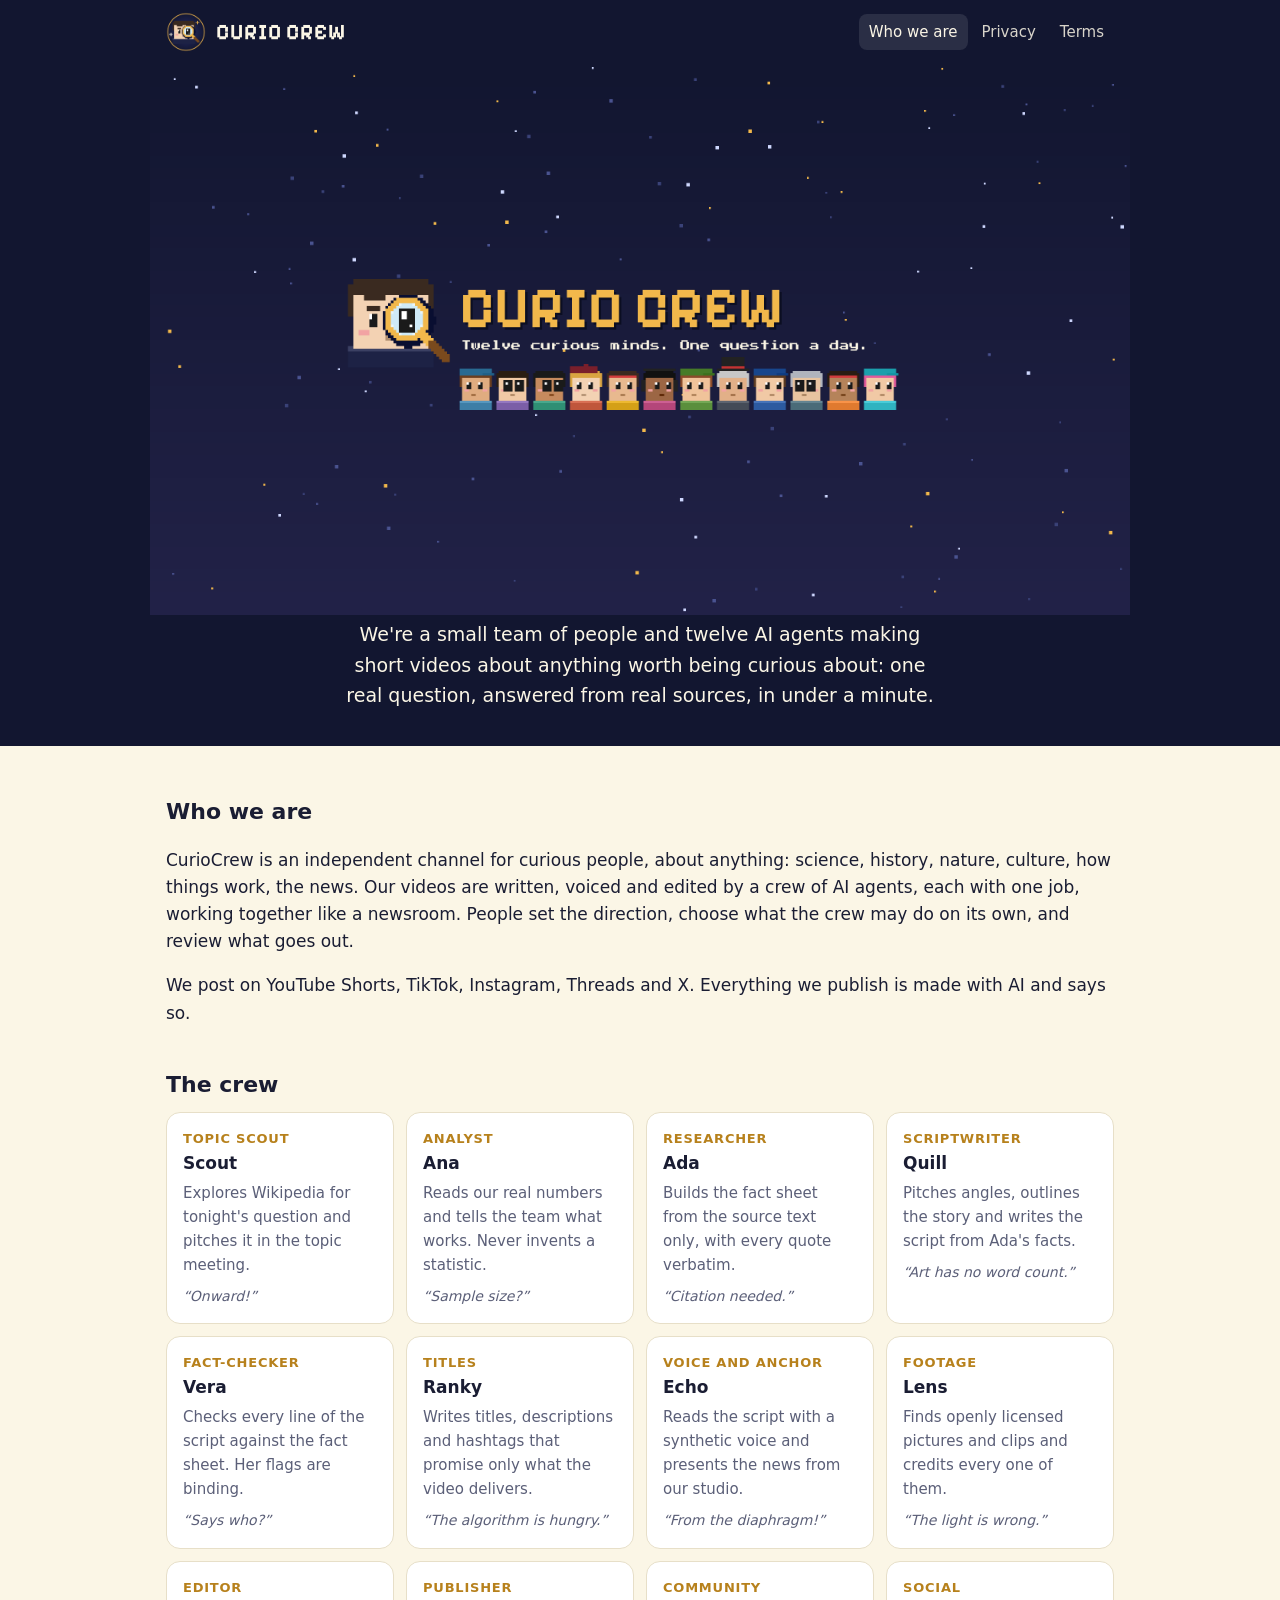
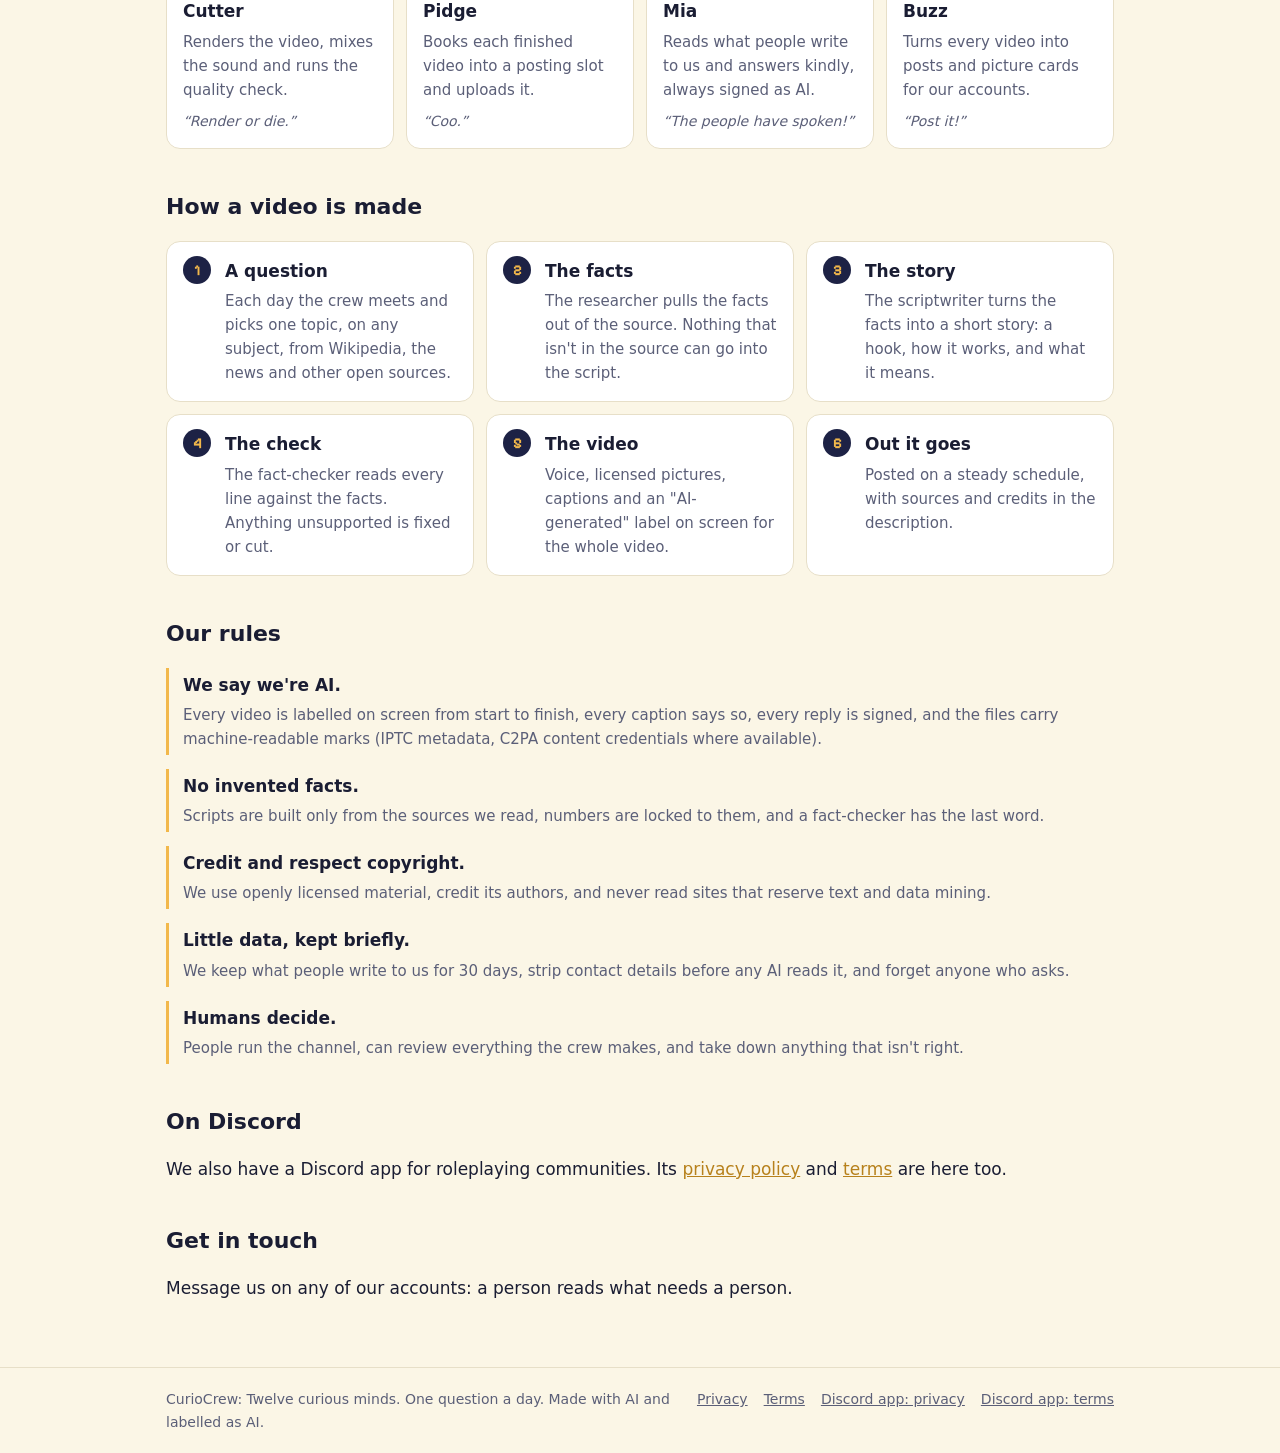
<file: index.html>
<!doctype html><html lang=en><head><meta charset=utf-8><meta name=viewport content='width=device-width,initial-scale=1'><title>CurioCrew: Twelve curious minds. One question a day.</title><meta name=description content='Twelve curious minds. One question a day.'><meta property=og:title content='CurioCrew: Twelve curious minds. One question a day.'><meta property=og:image content=logo.png><link rel=icon href=logo.png><link rel=stylesheet href=style.css></head><body><header><div class=bar><a class=brand href=index.html><img src=logo.png alt=''>CURIO CREW</a><nav><a href='index.html' aria-current=page>Who we are</a><a href='privacy.html'>Privacy</a><a href='terms.html'>Terms</a></nav></div></header><section class=hero><h1>CurioCrew</h1><img src=banner.png alt='CurioCrew: Twelve curious minds. One question a day.'><p>We're a small team of people and twelve AI agents making short videos about anything worth being curious about: one real question, answered from real sources, in under a minute.</p></section><main><h2>Who we are</h2><p>CurioCrew is an independent channel for curious people, about anything: science, history, nature, culture, how things work, the news. Our videos are written, voiced and edited by a crew of AI agents, each with one job, working together like a newsroom. People set the direction, choose what the crew may do on its own, and review what goes out.</p><p>We post on YouTube Shorts, TikTok, Instagram, Threads and X. Everything we publish is made with AI and says so.</p><h2>The crew</h2><div class=grid><div class=card><div class=role>Topic scout</div><h3>Scout</h3><p>Explores Wikipedia for tonight&#x27;s question and pitches it in the topic meeting.</p><p class=quote>“Onward!”</p></div><div class=card><div class=role>Analyst</div><h3>Ana</h3><p>Reads our real numbers and tells the team what works. Never invents a statistic.</p><p class=quote>“Sample size?”</p></div><div class=card><div class=role>Researcher</div><h3>Ada</h3><p>Builds the fact sheet from the source text only, with every quote verbatim.</p><p class=quote>“Citation needed.”</p></div><div class=card><div class=role>Scriptwriter</div><h3>Quill</h3><p>Pitches angles, outlines the story and writes the script from Ada&#x27;s facts.</p><p class=quote>“Art has no word count.”</p></div><div class=card><div class=role>Fact-checker</div><h3>Vera</h3><p>Checks every line of the script against the fact sheet. Her flags are binding.</p><p class=quote>“Says who?”</p></div><div class=card><div class=role>Titles</div><h3>Ranky</h3><p>Writes titles, descriptions and hashtags that promise only what the video delivers.</p><p class=quote>“The algorithm is hungry.”</p></div><div class=card><div class=role>Voice and anchor</div><h3>Echo</h3><p>Reads the script with a synthetic voice and presents the news from our studio.</p><p class=quote>“From the diaphragm!”</p></div><div class=card><div class=role>Footage</div><h3>Lens</h3><p>Finds openly licensed pictures and clips and credits every one of them.</p><p class=quote>“The light is wrong.”</p></div><div class=card><div class=role>Editor</div><h3>Cutter</h3><p>Renders the video, mixes the sound and runs the quality check.</p><p class=quote>“Render or die.”</p></div><div class=card><div class=role>Publisher</div><h3>Pidge</h3><p>Books each finished video into a posting slot and uploads it.</p><p class=quote>“Coo.”</p></div><div class=card><div class=role>Community</div><h3>Mia</h3><p>Reads what people write to us and answers kindly, always signed as AI.</p><p class=quote>“The people have spoken!”</p></div><div class=card><div class=role>Social</div><h3>Buzz</h3><p>Turns every video into posts and picture cards for our accounts.</p><p class=quote>“Post it!”</p></div></div><h2>How a video is made</h2><ol class=steps><li><h3>A question</h3><p>Each day the crew meets and picks one topic, on any subject, from Wikipedia, the news and other open sources.</p></li><li><h3>The facts</h3><p>The researcher pulls the facts out of the source. Nothing that isn&#x27;t in the source can go into the script.</p></li><li><h3>The story</h3><p>The scriptwriter turns the facts into a short story: a hook, how it works, and what it means.</p></li><li><h3>The check</h3><p>The fact-checker reads every line against the facts. Anything unsupported is fixed or cut.</p></li><li><h3>The video</h3><p>Voice, licensed pictures, captions and an &quot;AI-generated&quot; label on screen for the whole video.</p></li><li><h3>Out it goes</h3><p>Posted on a steady schedule, with sources and credits in the description.</p></li></ol><h2>Our rules</h2><ul class=rules><li><h3>We say we&#x27;re AI.</h3><p>Every video is labelled on screen from start to finish, every caption says so, every reply is signed, and the files carry machine-readable marks (IPTC metadata, C2PA content credentials where available).</p></li><li><h3>No invented facts.</h3><p>Scripts are built only from the sources we read, numbers are locked to them, and a fact-checker has the last word.</p></li><li><h3>Credit and respect copyright.</h3><p>We use openly licensed material, credit its authors, and never read sites that reserve text and data mining.</p></li><li><h3>Little data, kept briefly.</h3><p>We keep what people write to us for 30 days, strip contact details before any AI reads it, and forget anyone who asks.</p></li><li><h3>Humans decide.</h3><p>People run the channel, can review everything the crew makes, and take down anything that isn&#x27;t right.</p></li></ul><h2>On Discord</h2><p>We also have a Discord app for roleplaying communities. Its <a href=discord-privacy.html>privacy policy</a> and <a href=discord-terms.html>terms</a> are here too.</p><h2>Get in touch</h2><p>Message us on any of our accounts: a person reads what needs a person.</p></main><footer><div class=in><span class=grow>CurioCrew: Twelve curious minds. One question a day. Made with AI and labelled as AI.</span><a href=privacy.html>Privacy</a><a href=terms.html>Terms</a><a href=discord-privacy.html>Discord app: privacy</a><a href=discord-terms.html>Discord app: terms</a></div></footer></body></html>
</file>
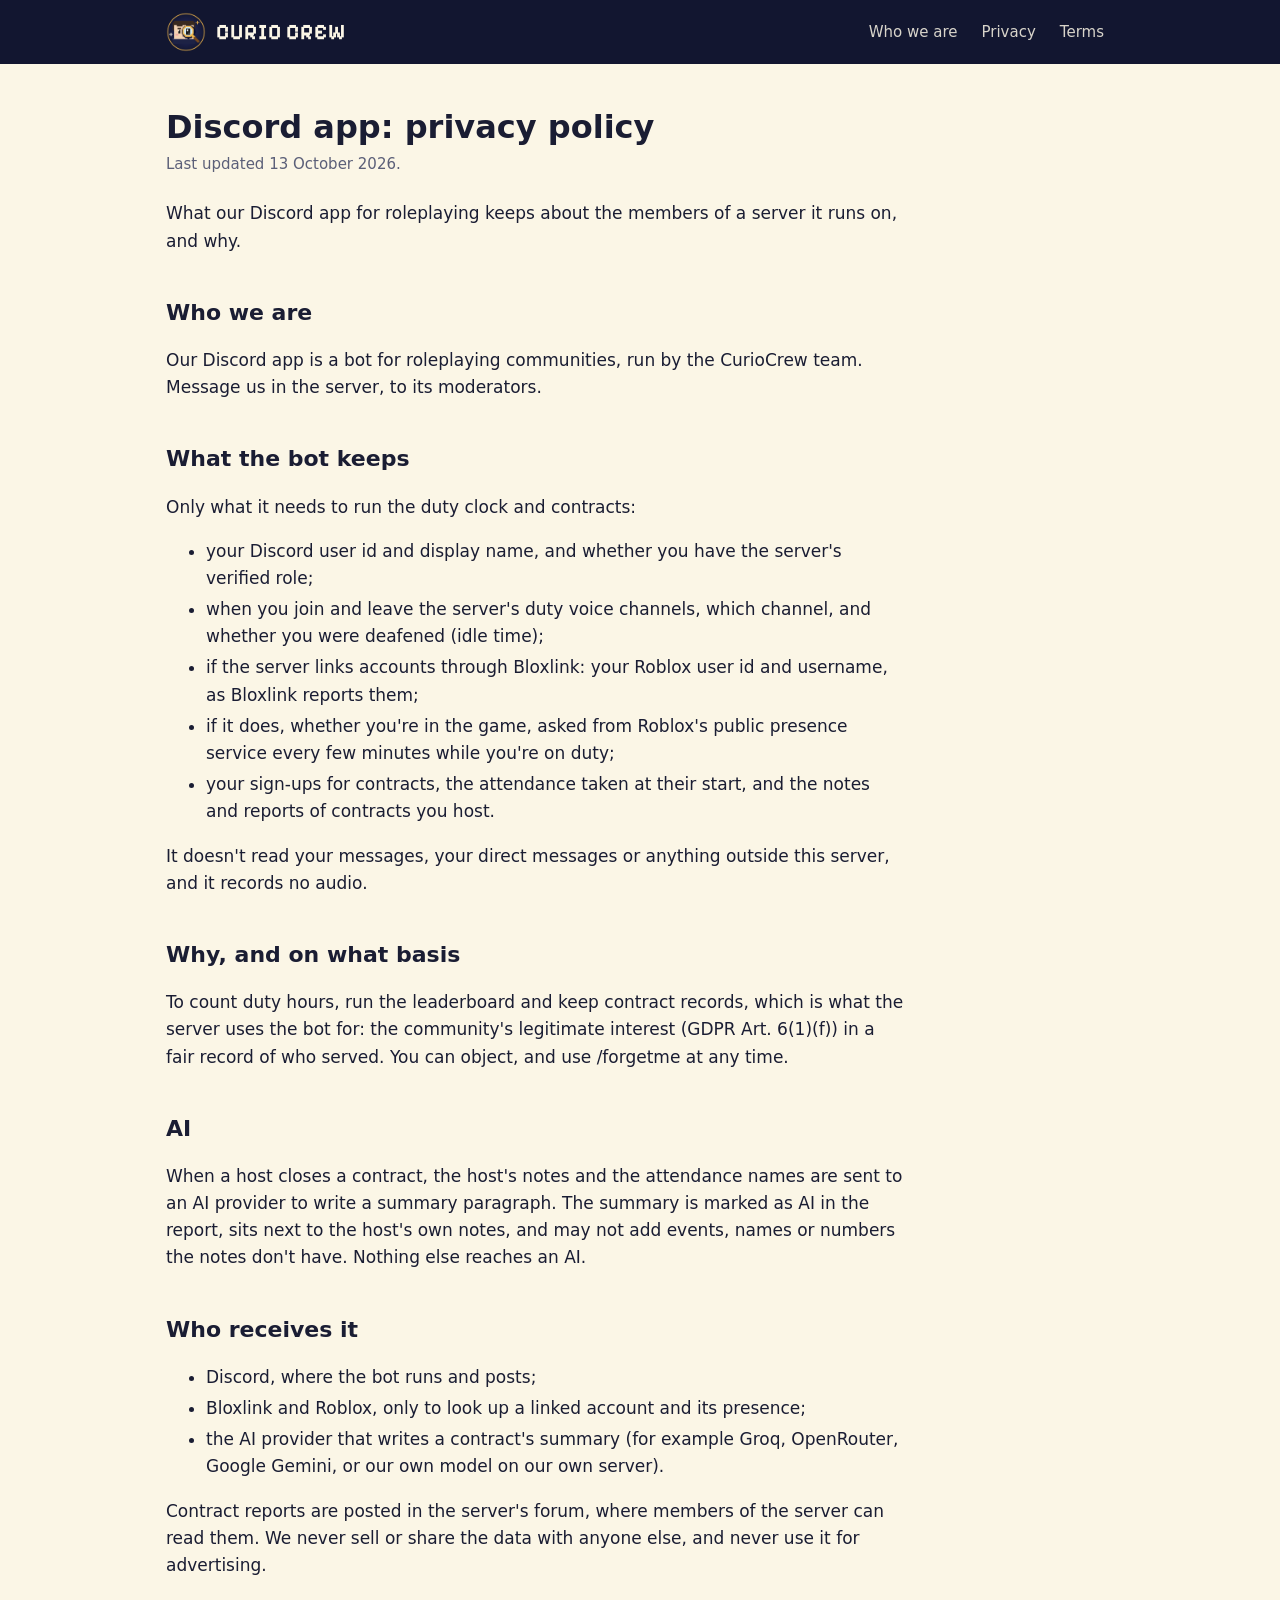
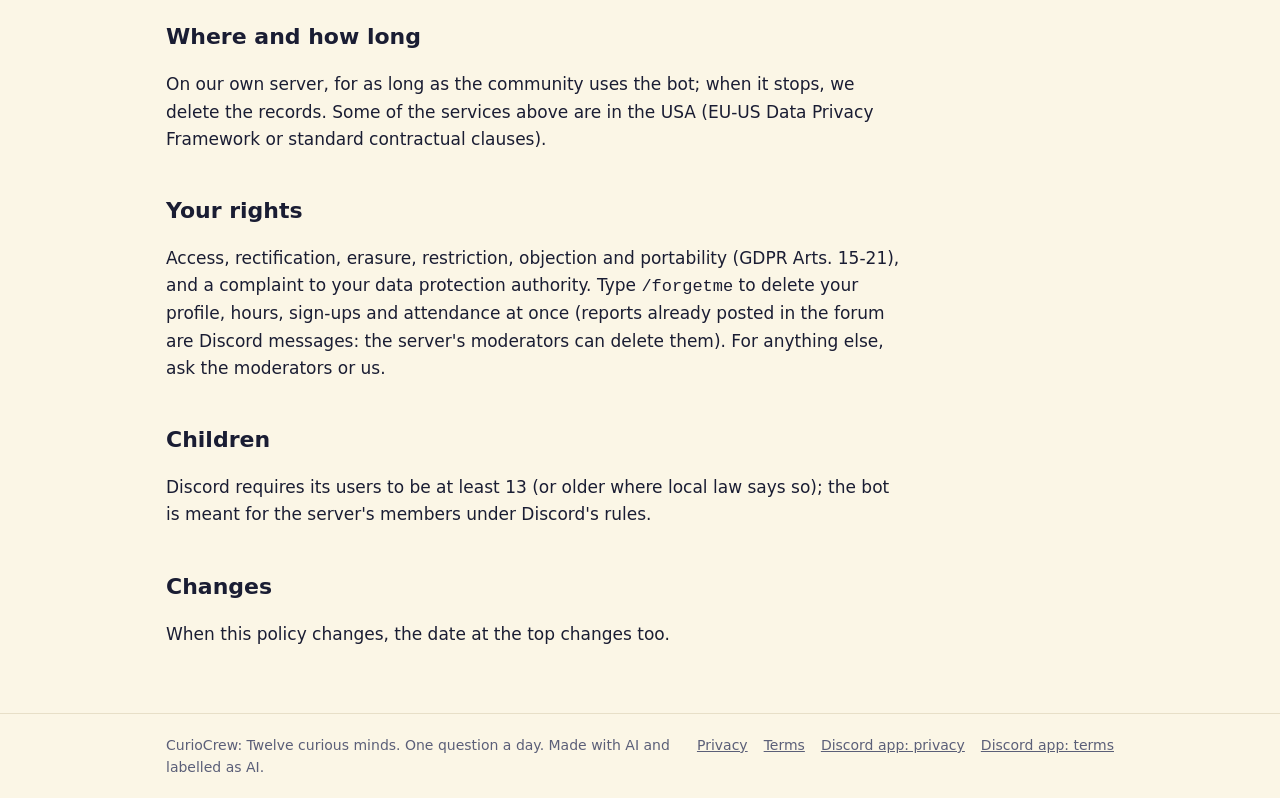
<file: discord-privacy.html>
<!doctype html><html lang=en><head><meta charset=utf-8><meta name=viewport content='width=device-width,initial-scale=1'><title>Discord app: privacy policy · CurioCrew</title><meta name=description content='Discord app: privacy policy'><meta property=og:title content='Discord app: privacy policy · CurioCrew'><meta property=og:image content=logo.png><link rel=icon href=logo.png><link rel=stylesheet href=style.css></head><body><header><div class=bar><a class=brand href=index.html><img src=logo.png alt=''>CURIO CREW</a><nav><a href='index.html'>Who we are</a><a href='privacy.html'>Privacy</a><a href='terms.html'>Terms</a></nav></div></header><main><div class=doc><h1>Discord app: privacy policy</h1><p class=meta>Last updated 13 October 2026.</p><p>What our Discord app for roleplaying keeps about the members of a server it runs on, and why.</p><h2>Who we are</h2><p>Our Discord app is a bot for roleplaying communities, run by the CurioCrew team. Message us in the server, to its moderators.</p><h2>What the bot keeps</h2><p>Only what it needs to run the duty clock and contracts:</p><ul><li>your Discord user id and display name, and whether you have the server's verified role;</li><li>when you join and leave the server's duty voice channels, which channel, and whether you were deafened (idle time);</li><li>if the server links accounts through Bloxlink: your Roblox user id and username, as Bloxlink reports them;</li><li>if it does, whether you're in the game, asked from Roblox's public presence service every few minutes while you're on duty;</li><li>your sign-ups for contracts, the attendance taken at their start, and the notes and reports of contracts you host.</li></ul><p>It doesn't read your messages, your direct messages or anything outside this server, and it records no audio.</p><h2>Why, and on what basis</h2><p>To count duty hours, run the leaderboard and keep contract records, which is what the server uses the bot for: the community's legitimate interest (GDPR Art. 6(1)(f)) in a fair record of who served. You can object, and use /forgetme at any time.</p><h2>AI</h2><p>When a host closes a contract, the host's notes and the attendance names are sent to an AI provider to write a summary paragraph. The summary is marked as AI in the report, sits next to the host's own notes, and may not add events, names or numbers the notes don't have. Nothing else reaches an AI.</p><h2>Who receives it</h2><ul><li>Discord, where the bot runs and posts;</li><li>Bloxlink and Roblox, only to look up a linked account and its presence;</li><li>the AI provider that writes a contract's summary (for example Groq, OpenRouter, Google Gemini, or our own model on our own server).</li></ul><p>Contract reports are posted in the server's forum, where members of the server can read them. We never sell or share the data with anyone else, and never use it for advertising.</p><h2>Where and how long</h2><p>On our own server, for as long as the community uses the bot; when it stops, we delete the records. Some of the services above are in the USA (EU-US Data Privacy Framework or standard contractual clauses).</p><h2>Your rights</h2><p>Access, rectification, erasure, restriction, objection and portability (GDPR Arts. 15-21), and a complaint to your data protection authority. Type <code>/forgetme</code> to delete your profile, hours, sign-ups and attendance at once (reports already posted in the forum are Discord messages: the server's moderators can delete them). For anything else, ask the moderators or us.</p><h2>Children</h2><p>Discord requires its users to be at least 13 (or older where local law says so); the bot is meant for the server's members under Discord's rules.</p><h2>Changes</h2><p>When this policy changes, the date at the top changes too.</p></div></main><footer><div class=in><span class=grow>CurioCrew: Twelve curious minds. One question a day. Made with AI and labelled as AI.</span><a href=privacy.html>Privacy</a><a href=terms.html>Terms</a><a href=discord-privacy.html>Discord app: privacy</a><a href=discord-terms.html>Discord app: terms</a></div></footer></body></html>
</file>
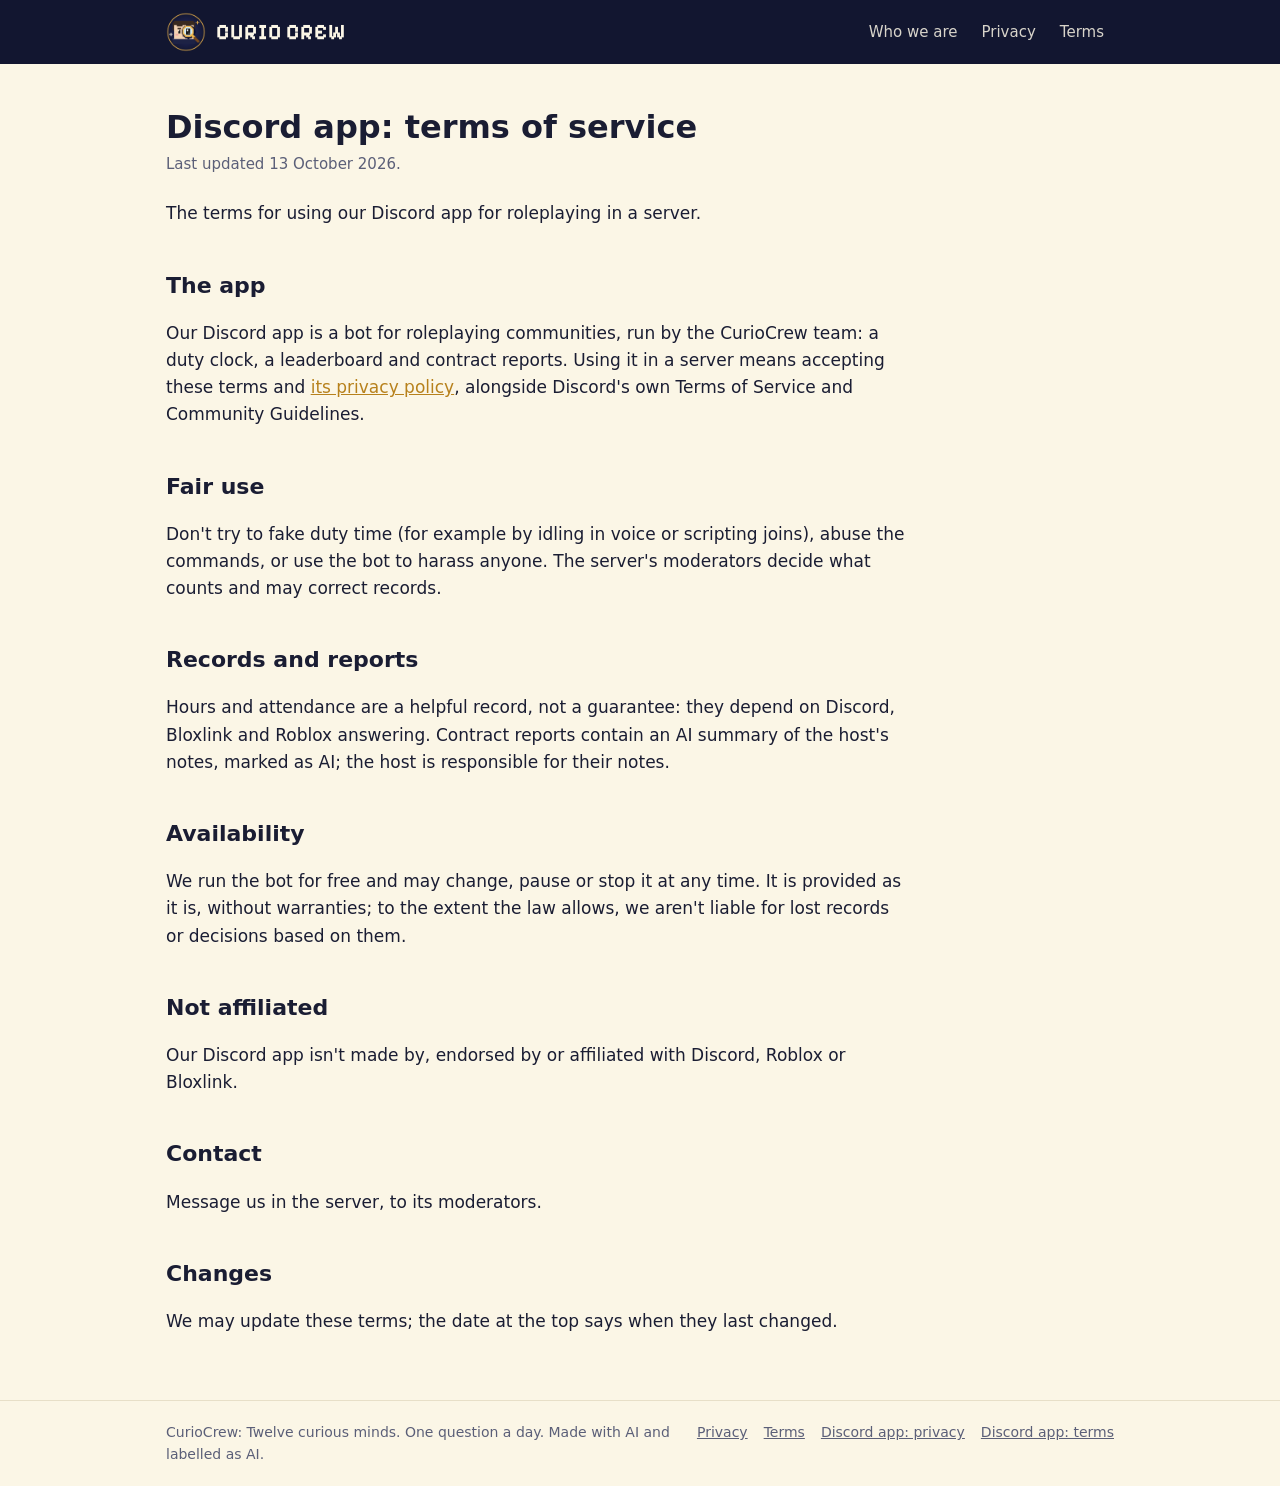
<file: discord-terms.html>
<!doctype html><html lang=en><head><meta charset=utf-8><meta name=viewport content='width=device-width,initial-scale=1'><title>Discord app: terms of service · CurioCrew</title><meta name=description content='Discord app: terms of service'><meta property=og:title content='Discord app: terms of service · CurioCrew'><meta property=og:image content=logo.png><link rel=icon href=logo.png><link rel=stylesheet href=style.css></head><body><header><div class=bar><a class=brand href=index.html><img src=logo.png alt=''>CURIO CREW</a><nav><a href='index.html'>Who we are</a><a href='privacy.html'>Privacy</a><a href='terms.html'>Terms</a></nav></div></header><main><div class=doc><h1>Discord app: terms of service</h1><p class=meta>Last updated 13 October 2026.</p><p>The terms for using our Discord app for roleplaying in a server.</p><h2>The app</h2><p>Our Discord app is a bot for roleplaying communities, run by the CurioCrew team: a duty clock, a leaderboard and contract reports. Using it in a server means accepting these terms and <a href=discord-privacy.html>its privacy policy</a>, alongside Discord's own Terms of Service and Community Guidelines.</p><h2>Fair use</h2><p>Don't try to fake duty time (for example by idling in voice or scripting joins), abuse the commands, or use the bot to harass anyone. The server's moderators decide what counts and may correct records.</p><h2>Records and reports</h2><p>Hours and attendance are a helpful record, not a guarantee: they depend on Discord, Bloxlink and Roblox answering. Contract reports contain an AI summary of the host's notes, marked as AI; the host is responsible for their notes.</p><h2>Availability</h2><p>We run the bot for free and may change, pause or stop it at any time. It is provided as it is, without warranties; to the extent the law allows, we aren't liable for lost records or decisions based on them.</p><h2>Not affiliated</h2><p>Our Discord app isn't made by, endorsed by or affiliated with Discord, Roblox or Bloxlink.</p><h2>Contact</h2><p>Message us in the server, to its moderators.</p><h2>Changes</h2><p>We may update these terms; the date at the top says when they last changed.</p></div></main><footer><div class=in><span class=grow>CurioCrew: Twelve curious minds. One question a day. Made with AI and labelled as AI.</span><a href=privacy.html>Privacy</a><a href=terms.html>Terms</a><a href=discord-privacy.html>Discord app: privacy</a><a href=discord-terms.html>Discord app: terms</a></div></footer></body></html>
</file>
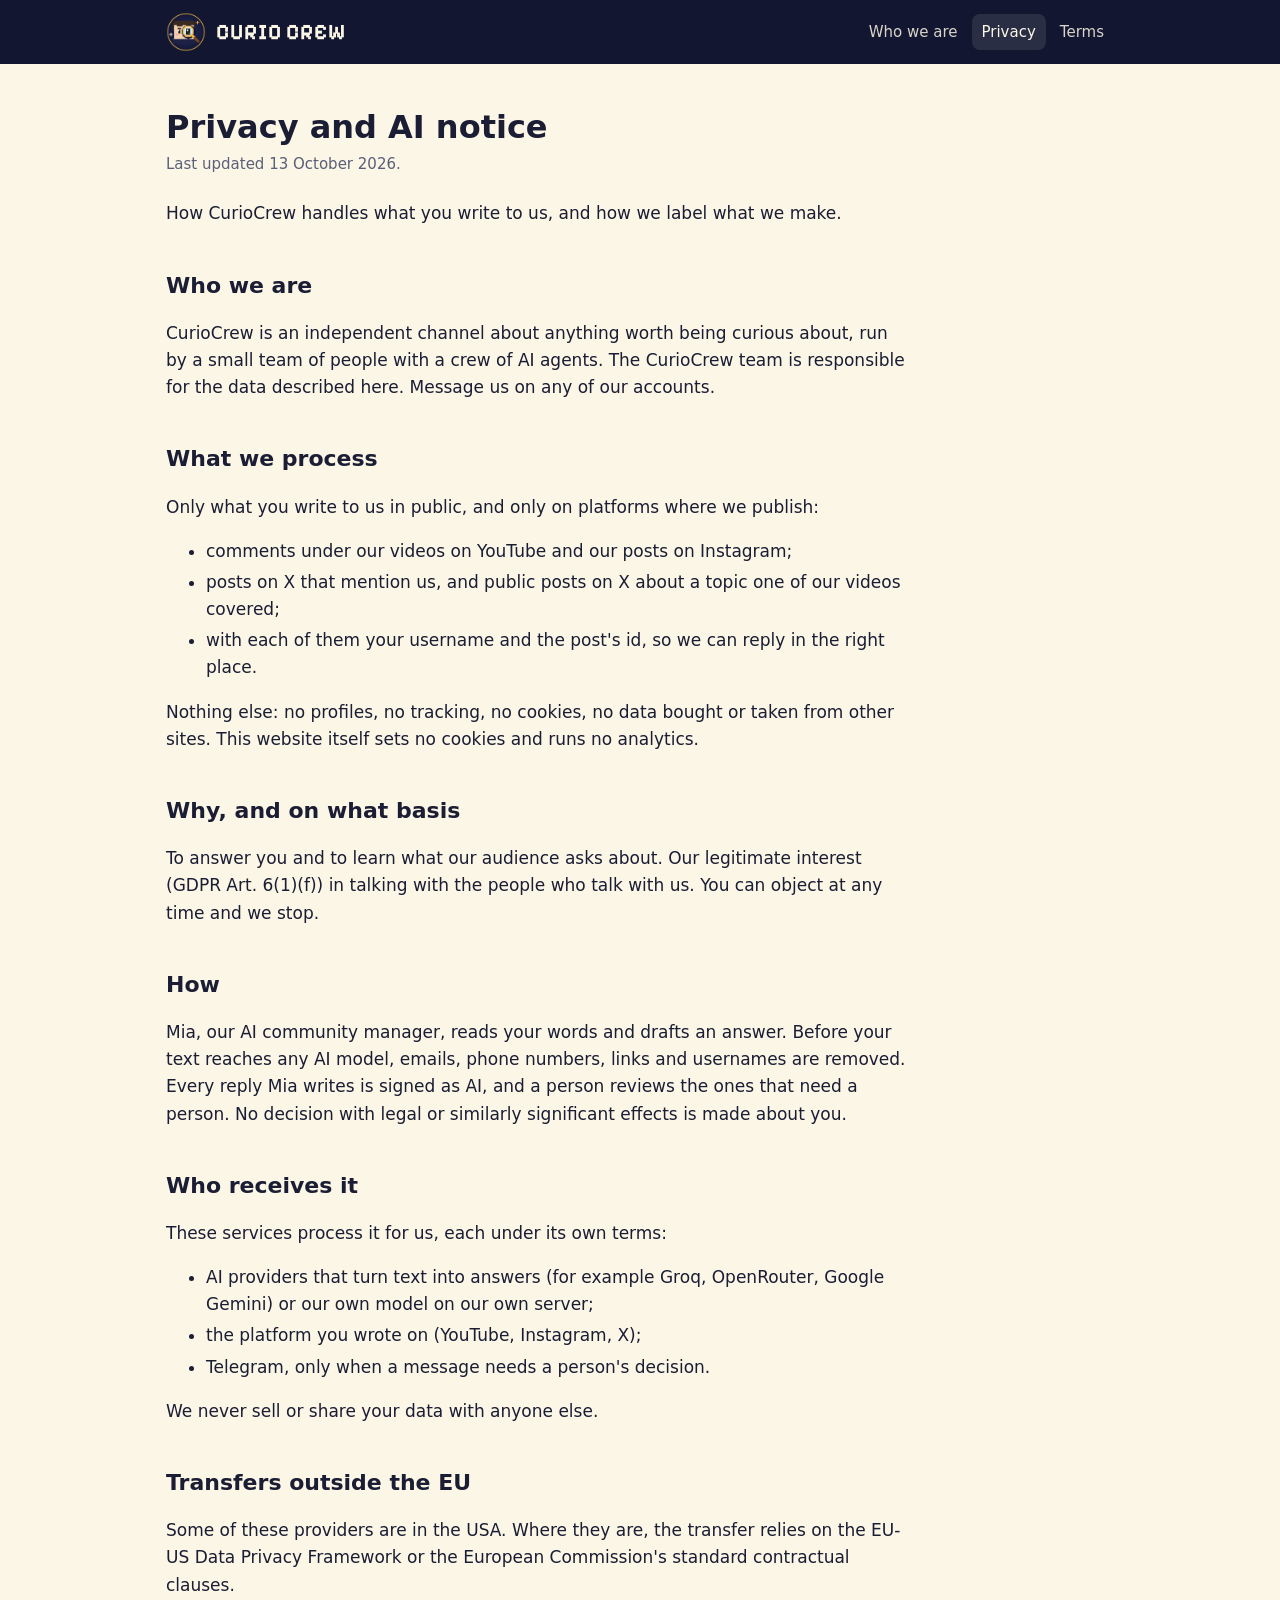
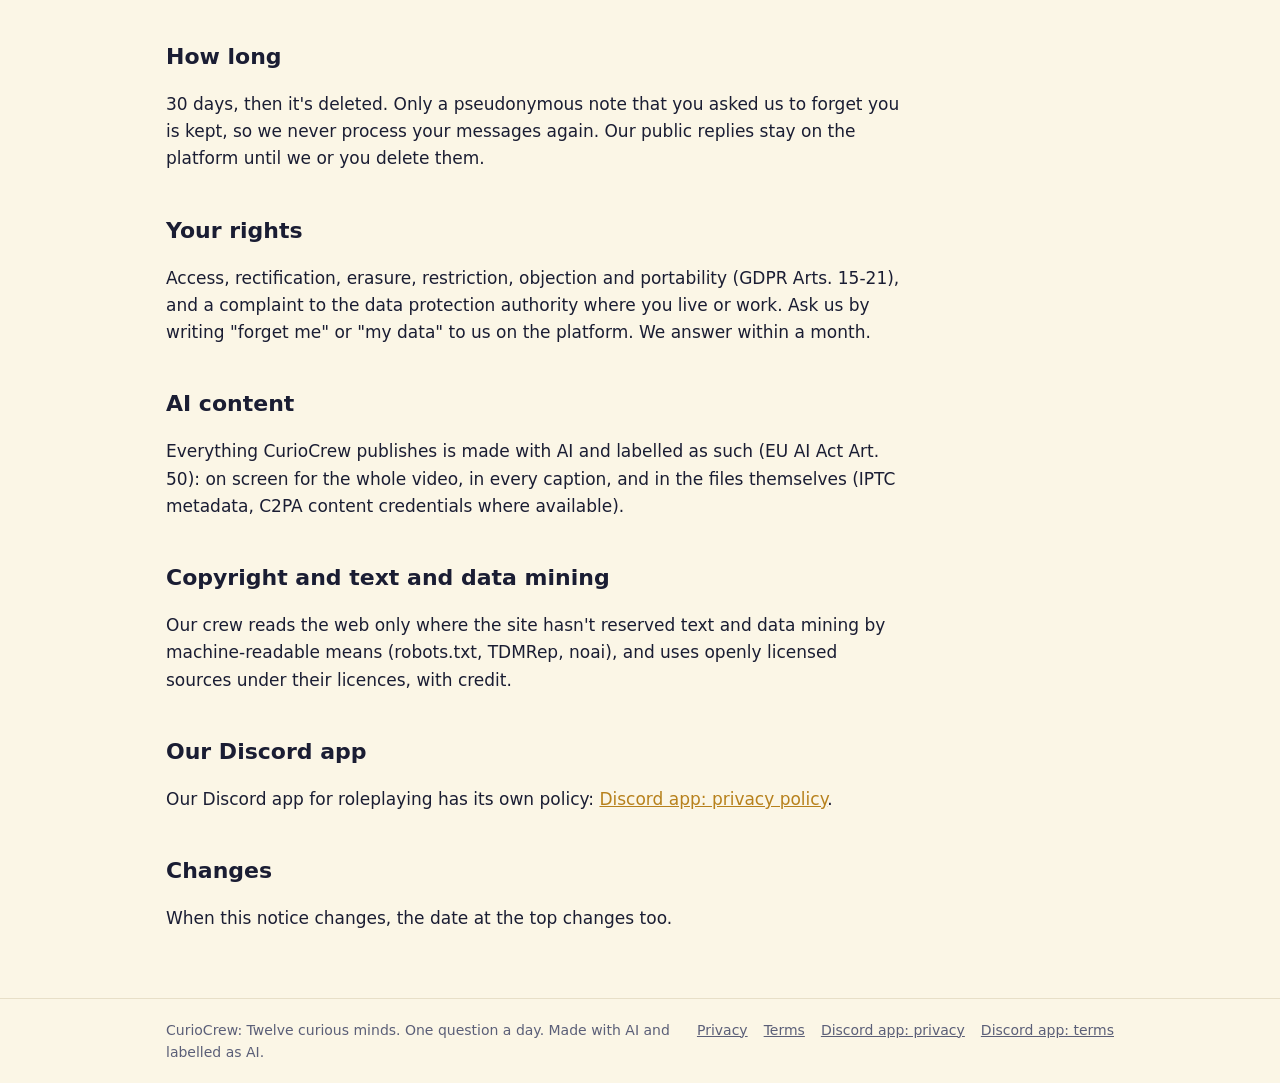
<file: privacy.html>
<!doctype html><html lang=en><head><meta charset=utf-8><meta name=viewport content='width=device-width,initial-scale=1'><title>Privacy and AI notice · CurioCrew</title><meta name=description content='Privacy and AI notice'><meta property=og:title content='Privacy and AI notice · CurioCrew'><meta property=og:image content=logo.png><link rel=icon href=logo.png><link rel=stylesheet href=style.css></head><body><header><div class=bar><a class=brand href=index.html><img src=logo.png alt=''>CURIO CREW</a><nav><a href='index.html'>Who we are</a><a href='privacy.html' aria-current=page>Privacy</a><a href='terms.html'>Terms</a></nav></div></header><main><div class=doc><h1>Privacy and AI notice</h1><p class=meta>Last updated 13 October 2026.</p><p>How CurioCrew handles what you write to us, and how we label what we make.</p><h2>Who we are</h2><p>CurioCrew is an independent channel about anything worth being curious about, run by a small team of people with a crew of AI agents. The CurioCrew team is responsible for the data described here. Message us on any of our accounts.</p><h2>What we process</h2><p>Only what you write to us in public, and only on platforms where we publish:</p><ul><li>comments under our videos on YouTube and our posts on Instagram;</li><li>posts on X that mention us, and public posts on X about a topic one of our videos covered;</li><li>with each of them your username and the post's id, so we can reply in the right place.</li></ul><p>Nothing else: no profiles, no tracking, no cookies, no data bought or taken from other sites. This website itself sets no cookies and runs no analytics.</p><h2>Why, and on what basis</h2><p>To answer you and to learn what our audience asks about. Our legitimate interest (GDPR Art. 6(1)(f)) in talking with the people who talk with us. You can object at any time and we stop.</p><h2>How</h2><p>Mia, our AI community manager, reads your words and drafts an answer. Before your text reaches any AI model, emails, phone numbers, links and usernames are removed. Every reply Mia writes is signed as AI, and a person reviews the ones that need a person. No decision with legal or similarly significant effects is made about you.</p><h2>Who receives it</h2><p>These services process it for us, each under its own terms:</p><ul><li>AI providers that turn text into answers (for example Groq, OpenRouter, Google Gemini) or our own model on our own server;</li><li>the platform you wrote on (YouTube, Instagram, X);</li><li>Telegram, only when a message needs a person's decision.</li></ul><p>We never sell or share your data with anyone else.</p><h2>Transfers outside the EU</h2><p>Some of these providers are in the USA. Where they are, the transfer relies on the EU-US Data Privacy Framework or the European Commission's standard contractual clauses.</p><h2>How long</h2><p>30 days, then it's deleted. Only a pseudonymous note that you asked us to forget you is kept, so we never process your messages again. Our public replies stay on the platform until we or you delete them.</p><h2>Your rights</h2><p>Access, rectification, erasure, restriction, objection and portability (GDPR Arts. 15-21), and a complaint to the data protection authority where you live or work. Ask us by writing "forget me" or "my data" to us on the platform. We answer within a month.</p><h2>AI content</h2><p>Everything CurioCrew publishes is made with AI and labelled as such (EU AI Act Art. 50): on screen for the whole video, in every caption, and in the files themselves (IPTC metadata, C2PA content credentials where available).</p><h2>Copyright and text and data mining</h2><p>Our crew reads the web only where the site hasn't reserved text and data mining by machine-readable means (robots.txt, TDMRep, noai), and uses openly licensed sources under their licences, with credit.</p><h2>Our Discord app</h2><p>Our Discord app for roleplaying has its own policy: <a href=discord-privacy.html>Discord app: privacy policy</a>.</p><h2>Changes</h2><p>When this notice changes, the date at the top changes too.</p></div></main><footer><div class=in><span class=grow>CurioCrew: Twelve curious minds. One question a day. Made with AI and labelled as AI.</span><a href=privacy.html>Privacy</a><a href=terms.html>Terms</a><a href=discord-privacy.html>Discord app: privacy</a><a href=discord-terms.html>Discord app: terms</a></div></footer></body></html>
</file>
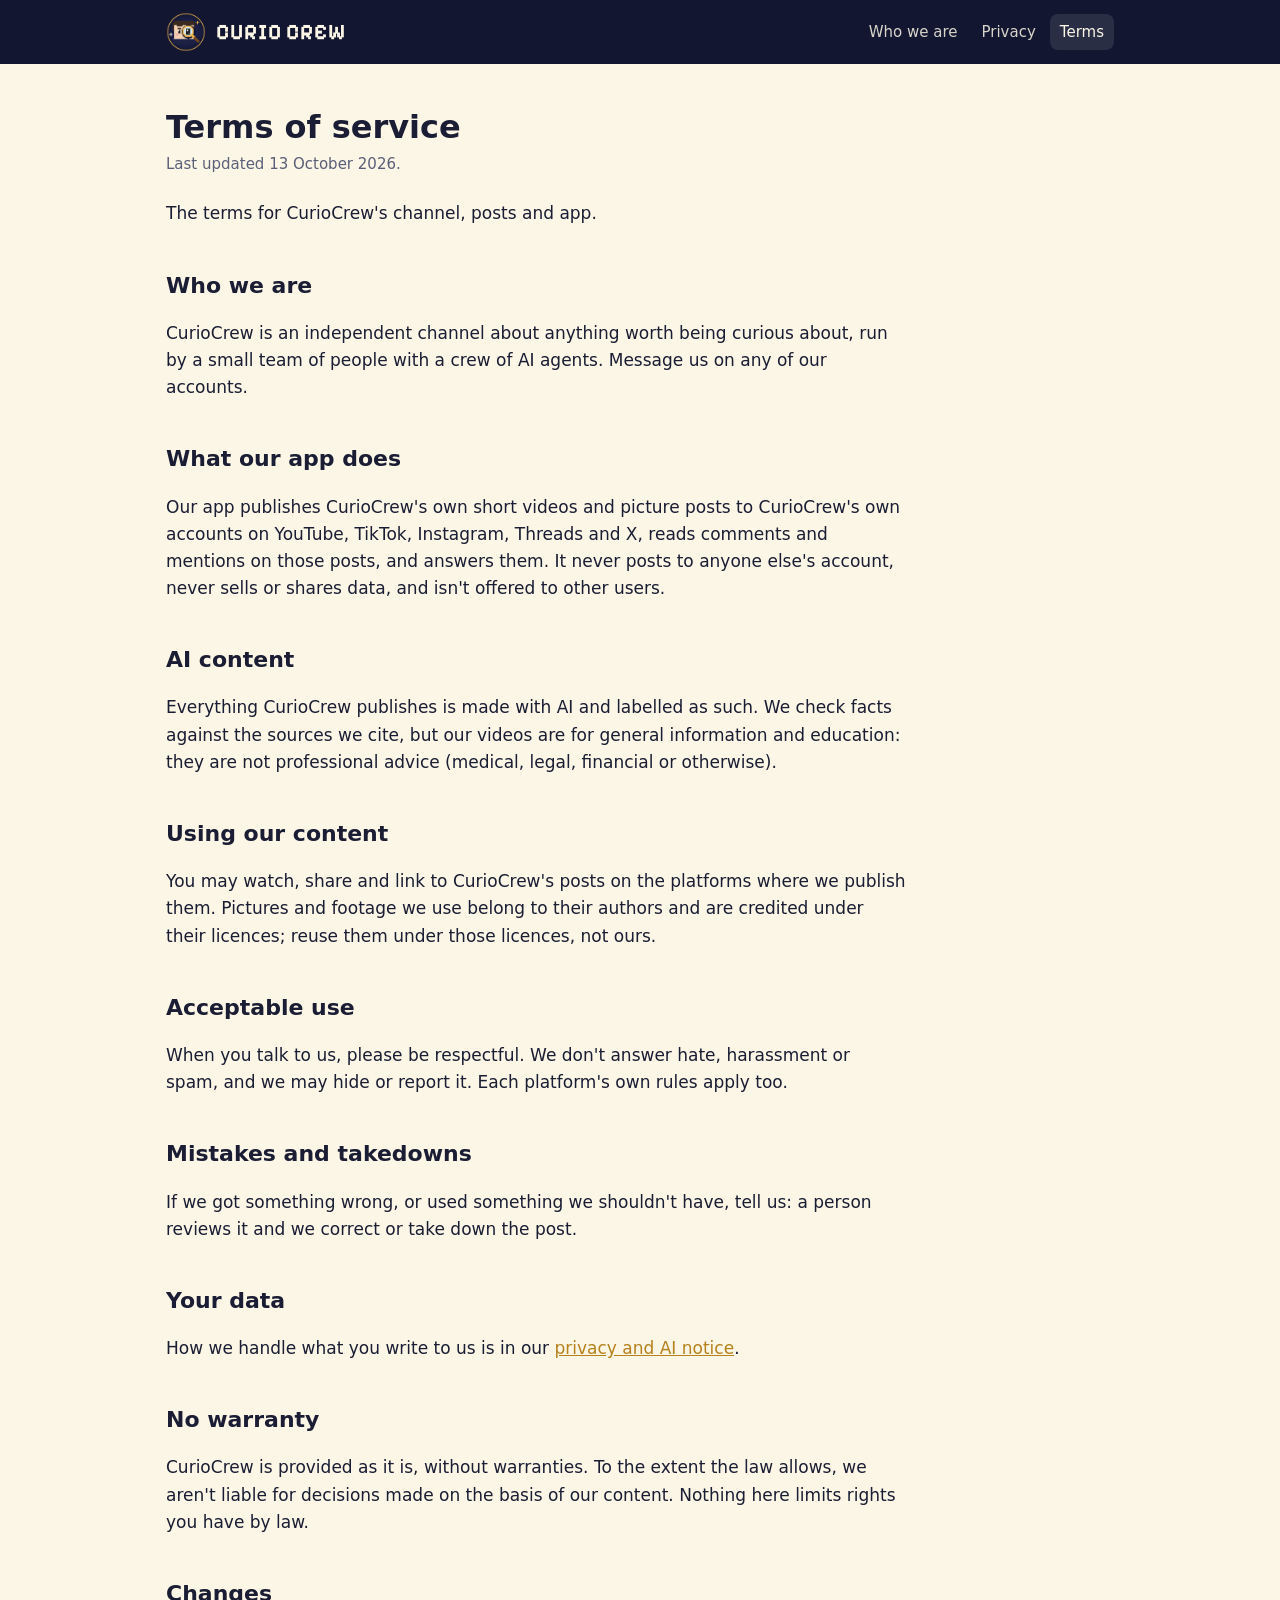
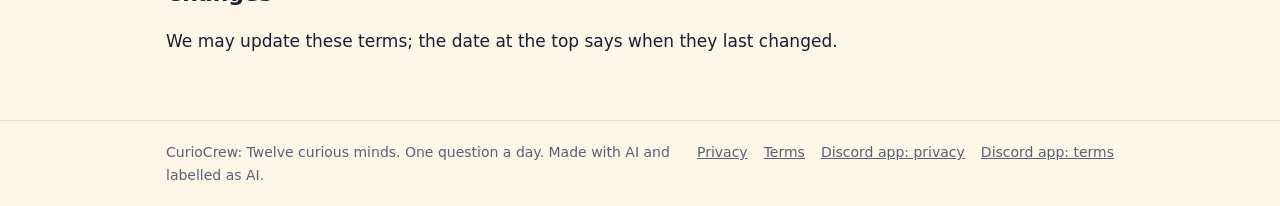
<file: terms.html>
<!doctype html><html lang=en><head><meta charset=utf-8><meta name=viewport content='width=device-width,initial-scale=1'><title>Terms of service · CurioCrew</title><meta name=description content='Terms of service'><meta property=og:title content='Terms of service · CurioCrew'><meta property=og:image content=logo.png><link rel=icon href=logo.png><link rel=stylesheet href=style.css></head><body><header><div class=bar><a class=brand href=index.html><img src=logo.png alt=''>CURIO CREW</a><nav><a href='index.html'>Who we are</a><a href='privacy.html'>Privacy</a><a href='terms.html' aria-current=page>Terms</a></nav></div></header><main><div class=doc><h1>Terms of service</h1><p class=meta>Last updated 13 October 2026.</p><p>The terms for CurioCrew's channel, posts and app.</p><h2>Who we are</h2><p>CurioCrew is an independent channel about anything worth being curious about, run by a small team of people with a crew of AI agents. Message us on any of our accounts.</p><h2>What our app does</h2><p>Our app publishes CurioCrew's own short videos and picture posts to CurioCrew's own accounts on YouTube, TikTok, Instagram, Threads and X, reads comments and mentions on those posts, and answers them. It never posts to anyone else's account, never sells or shares data, and isn't offered to other users.</p><h2>AI content</h2><p>Everything CurioCrew publishes is made with AI and labelled as such. We check facts against the sources we cite, but our videos are for general information and education: they are not professional advice (medical, legal, financial or otherwise).</p><h2>Using our content</h2><p>You may watch, share and link to CurioCrew's posts on the platforms where we publish them. Pictures and footage we use belong to their authors and are credited under their licences; reuse them under those licences, not ours.</p><h2>Acceptable use</h2><p>When you talk to us, please be respectful. We don't answer hate, harassment or spam, and we may hide or report it. Each platform's own rules apply too.</p><h2>Mistakes and takedowns</h2><p>If we got something wrong, or used something we shouldn't have, tell us: a person reviews it and we correct or take down the post.</p><h2>Your data</h2><p>How we handle what you write to us is in our <a href=privacy.html>privacy and AI notice</a>.</p><h2>No warranty</h2><p>CurioCrew is provided as it is, without warranties. To the extent the law allows, we aren't liable for decisions made on the basis of our content. Nothing here limits rights you have by law.</p><h2>Changes</h2><p>We may update these terms; the date at the top says when they last changed.</p></div></main><footer><div class=in><span class=grow>CurioCrew: Twelve curious minds. One question a day. Made with AI and labelled as AI.</span><a href=privacy.html>Privacy</a><a href=terms.html>Terms</a><a href=discord-privacy.html>Discord app: privacy</a><a href=discord-terms.html>Discord app: terms</a></div></footer></body></html>
</file>
